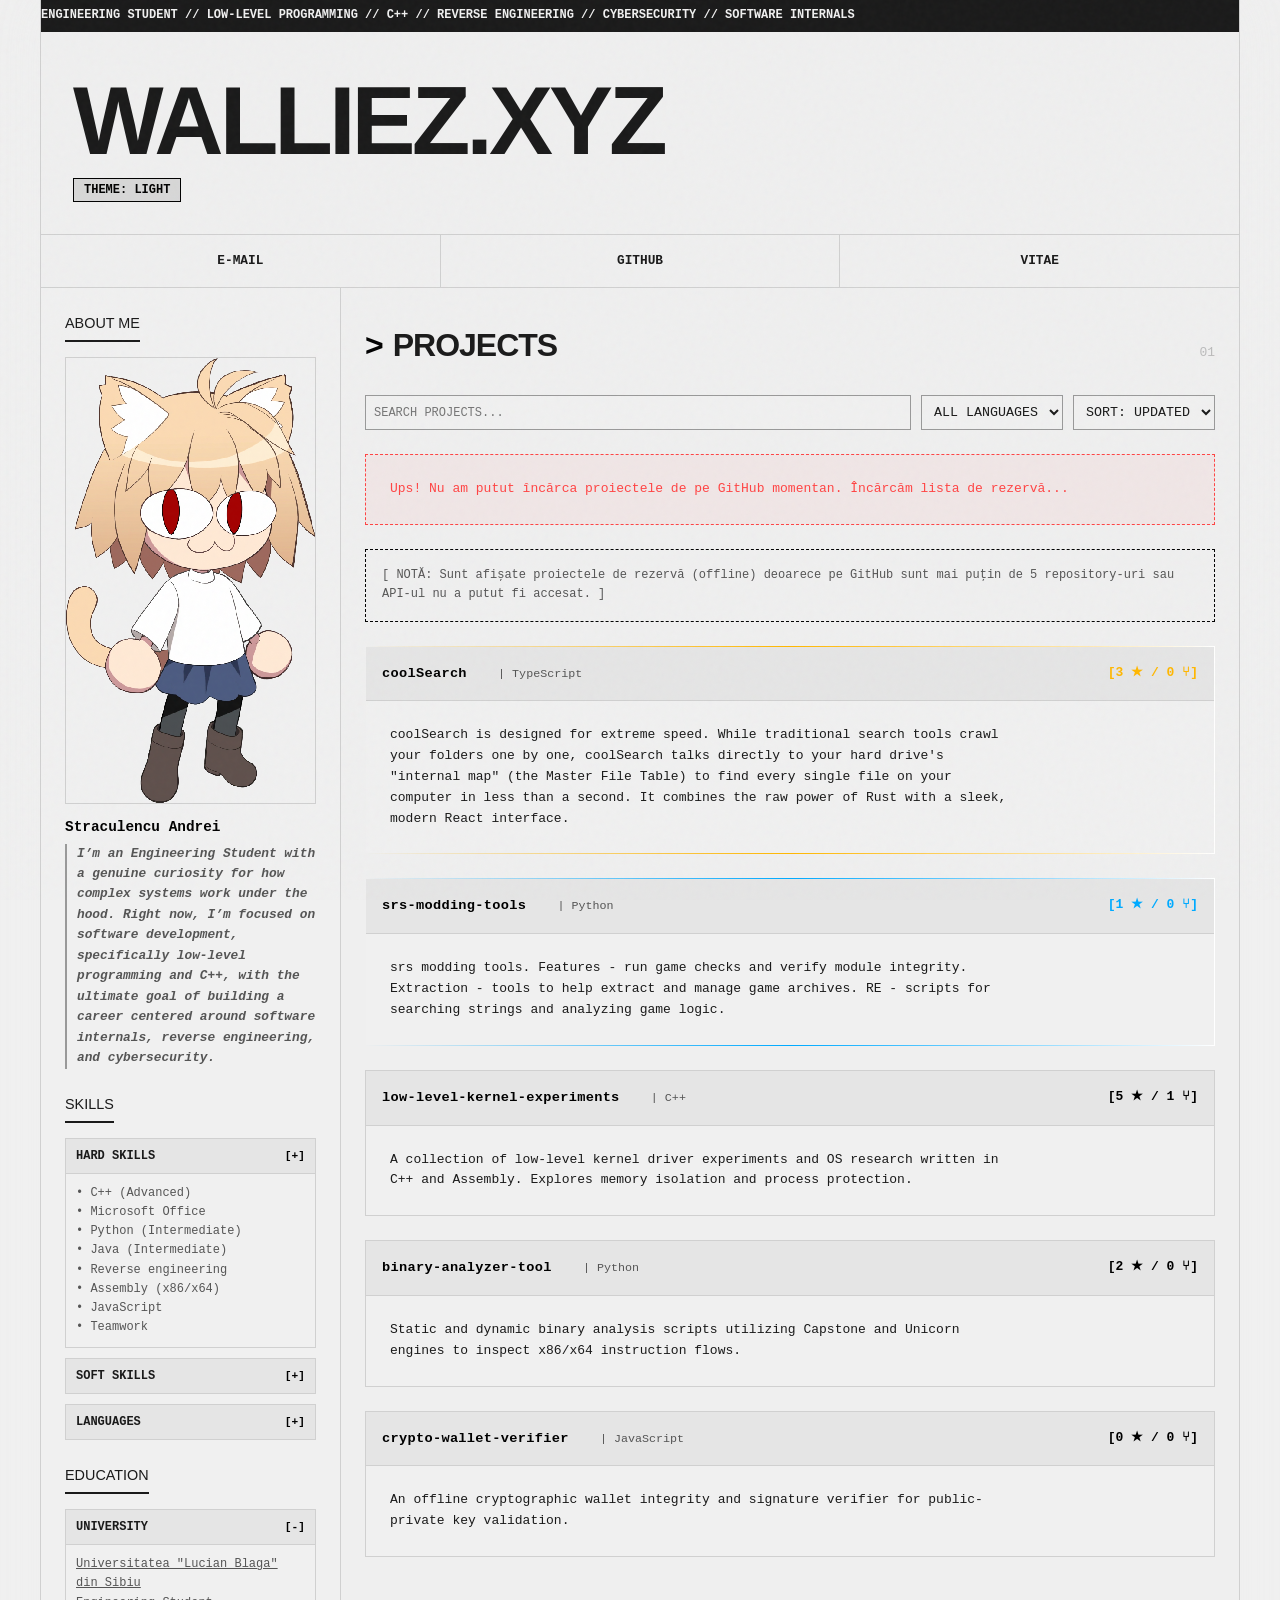
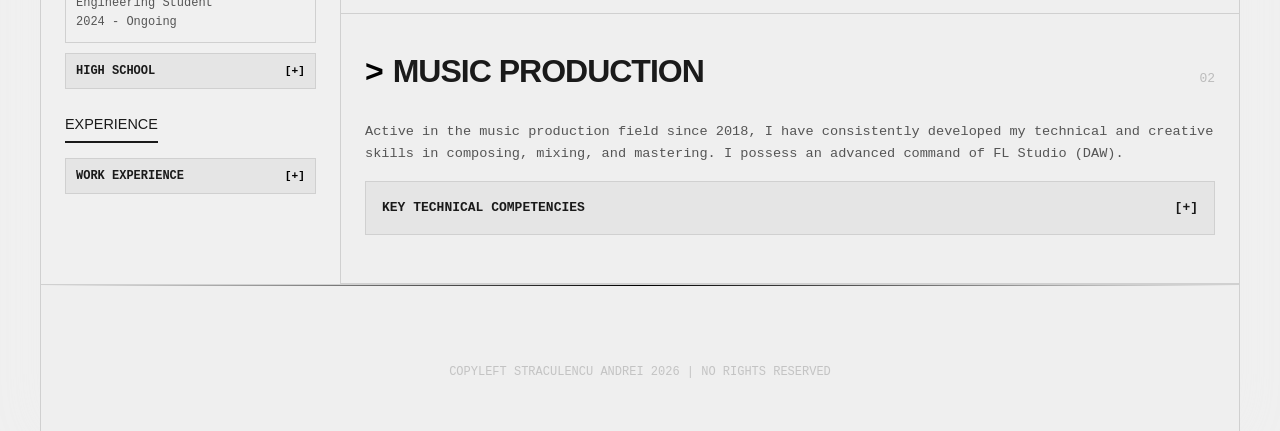
<file: index.html>
<!DOCTYPE html>
<html lang="en">

<head>
  <script>(function () { var t = localStorage.getItem('theme'); if (t) document.documentElement.setAttribute('data-theme', t); else if (window.matchMedia('(prefers-color-scheme:light)').matches) document.documentElement.setAttribute('data-theme', 'light') })()</script>
  <style>
    html {
      background: #000
    }

    [data-theme="light"] {
      background: #f0f0f0
    }
  </style>
  <link rel="stylesheet" href="./style.css">
  <meta charset="UTF-8">
  <meta name="viewport" content="width=device-width, initial-scale=1.0">
  <title>WALLIEZ.XYZ</title>
  <link rel="icon" type="image/png" href="favicon.png">
</head>

<body>
  <div class="noise"></div>
  <div class="frame">
    <div class="marquee-wrap">
      <div class="marquee-content">
        ENGINEERING STUDENT // LOW-LEVEL PROGRAMMING // C++ // REVERSE ENGINEERING // CYBERSECURITY // SOFTWARE
        INTERNALS
      </div>
    </div>

    <header class="reveal-on-scroll">
      <div>
        <h1 id="glitchText" data-text="WALLIEZ.XYZ">WALLIEZ.XYZ</h1>
        <div class="visitor-badge-wrap">
          <button id="theme-toggle" class="theme-toggle-btn" type="button" aria-label="Toggle light/dark theme">THEME:
            DARK</button>
        </div>
      </div>
    </header>

    <nav aria-label="Social and identity links" class="reveal-on-scroll">
      <a href="mailto:andrei.straculencu@yahoo.com" rel="me">E-Mail</a>
      <a href="https://github.com/straculencuandrei" target="_blank" rel="noopener noreferrer me">GitHub</a>
      <a href="#" id="vitae-tab" role="button" aria-haspopup="dialog">Vitae</a>
    </nav>

    <div class="grid-layout">
      <aside class="reveal-on-scroll">
        <div class="widget">
          <span class="widget-title">ABOUT ME</span>
          <img src="neco_arc.png" alt="Straculencu Andrei" class="profile-pic">
          <div id="link" class="verse-link">
            <strong>
              <p style="font-size: 0.9rem; color: var(--fg-bright); margin-bottom: 5px;">Straculencu Andrei</p>
              <p class="verse-text">I’m an Engineering Student with a genuine curiosity for how complex systems work
                under the hood. Right now, I’m focused on software development, specifically low-level programming and
                C++, with the ultimate goal of building a career centered around software internals, reverse
                engineering, and cybersecurity.</p>
            </strong>
          </div>
        </div>



        <div class="widget">
          <span class="widget-title">SKILLS</span>
          <div class="crypto-item">
            <button class="crypto-header" type="button">
              <span>HARD SKILLS</span>
              <span class="crypto-toggle">[+]</span>
            </button>
            <div class="crypto-content active">
              <p style="font-size: 0.75rem; color: var(--fg-muted);">• C++ (Advanced)<br>• Microsoft Office<br>• Python
                (Intermediate)<br>• Java (Intermediate)<br>• Reverse engineering<br>• Assembly (x86/x64)<br>•
                JavaScript<br>• Teamwork</p>
            </div>
          </div>
          <div class="crypto-item">
            <button class="crypto-header" type="button">
              <span>SOFT SKILLS</span>
              <span class="crypto-toggle">[+]</span>
            </button>
            <div class="crypto-content">
              <p style="font-size: 0.75rem; color: var(--fg-muted);">• Problem-solving<br>• Analytical skills</p>
            </div>
          </div>
          <div class="crypto-item">
            <button class="crypto-header" type="button">
              <span>LANGUAGES</span>
              <span class="crypto-toggle">[+]</span>
            </button>
            <div class="crypto-content">
              <p style="font-size: 0.75rem; color: var(--fg-muted);">• Romanian (Native)<br>• English (C1/B2)</p>
            </div>
          </div>
        </div>

        <div class="widget">
          <span class="widget-title">EDUCATION</span>
          <div class="crypto-item">
            <button class="crypto-header" type="button">
              <span>UNIVERSITY</span>
              <span class="crypto-toggle">[-]</span>
            </button>
            <div class="crypto-content active">
              <p style="font-size: 0.75rem; color: var(--fg-muted);"><a href="https://www.ulbsibiu.ro/ro/"
                  target="_blank" style="text-decoration: underline; color: inherit;">Universitatea "Lucian Blaga" din
                  Sibiu</a><br>Engineering Student<br>2024 - Ongoing</p>
            </div>
          </div>
          <div class="crypto-item">
            <button class="crypto-header" type="button">
              <span>HIGH SCHOOL</span>
              <span class="crypto-toggle">[+]</span>
            </button>
            <div class="crypto-content">
              <p style="font-size: 0.75rem; color: var(--fg-muted);">Colegiul Naţional "Nicolae Bălcescu"
                Brăila<br>Advanced Mathematics and Physics<br>2020 - 2024</p>
            </div>
          </div>
        </div>

        <div class="widget">
          <span class="widget-title">EXPERIENCE</span>
          <div class="crypto-item">
            <button class="crypto-header" type="button">
              <span>WORK EXPERIENCE</span>
              <span class="crypto-toggle">[+]</span>
            </button>
            <div class="crypto-content">
              <p style="font-size: 0.75rem; color: var(--fg-muted);">• <b>Freelance Sound Designer & Compositor</b><br>Self-Employed<br>2018 - Present<br><br>• <b>Software Development Intern</b><br>IT Company (Simulated)<br>2023 - 2024</p>
            </div>
          </div>
        </div>
      </aside>

      <main>
        <section id="projects" class="section-block reveal-on-scroll">
          <div class="section-head">
            <h2>PROJECTS</h2>
            <span class="section-number">01</span>
          </div>

          <div class="projects-controls" style="display: flex; gap: 10px; margin-bottom: 1.5rem; flex-wrap: wrap;">
            <input type="text" id="project-search" placeholder="SEARCH PROJECTS..." style="flex: 1; min-width: 150px; background: var(--bg); border: 1px solid var(--border-mid); color: var(--fg); padding: 8px; font-family: var(--font-mono); font-size: 0.75rem;">
            <select id="project-lang-filter" style="width: auto; min-width: 120px;">
              <option value="">ALL LANGUAGES</option>
            </select>
            <select id="project-sort" style="width: auto; min-width: 120px;">
              <option value="updated">SORT: UPDATED</option>
              <option value="stars">SORT: STARS</option>
            </select>
          </div>

          <div id="projects-loading" class="loading-blink" style="text-align: center; padding: 2rem; color: var(--fg-dim); font-family: var(--font-mono);">
            [ LOADING PROJECTS FROM GITHUB API... ]
          </div>

          <div id="projects-error" style="display: none; border: 1px dashed #ff4444; padding: 1.5rem; background: rgba(255, 68, 68, 0.05); color: #ff4444; margin-bottom: 1.5rem; font-family: var(--font-mono);">
            Ups! Nu am putut încărca proiectele de pe GitHub momentan. Încărcăm lista de rezervă...
          </div>

          <div id="projects-fallback-msg" style="display: none; border: 1px dashed var(--accent); padding: 1rem; color: var(--fg-muted); margin-bottom: 1.5rem; font-family: var(--font-mono); font-size: 0.75rem;">
            [ NOTĂ: Sunt afișate proiectele de rezervă (offline) deoarece pe GitHub sunt mai puțin de 5 repository-uri sau API-ul nu a putut fi accesat. ]
          </div>

          <div id="projects-container"></div>

          <div id="projects-pagination-container" style="text-align: center; margin-top: 1.5rem; display: none;">
            <button id="load-more-btn" class="theme-toggle-btn" type="button">LOAD MORE PROJECTS</button>
          </div>
        </section>

        <section id="music" class="section-block reveal-on-scroll">
          <div class="section-head">
            <h2>MUSIC PRODUCTION</h2>
            <span class="section-number">02</span>
          </div>
          <p style="margin-bottom: 1rem; color: var(--fg-muted); font-size: 0.85rem;">Active in the music production
            field since 2018, I have consistently developed my technical and creative skills in composing, mixing, and
            mastering. I possess an advanced command of FL Studio (DAW).</p>

          <details>
            <summary>Key Technical Competencies</summary>
            <div class="details-content">
              <p>• <b>Advanced VST Manipulation:</b> Deep understanding of signal processing, synthesis, and sound
                design using industry-standard plugins.<br>
                • <b>Mixing & Mastering:</b> Proficient in balancing frequency spectrums, dynamic range processing, and
                spatial enhancement to achieve professional-grade loudness and clarity.<br>
                • <b>Workflow Optimization:</b> Expertise in automation, MIDI routing, and creative sampling techniques
                within a digital environment.</p>
            </div>
          </details>
        </section>
      </main>
    </div>

    <footer class="reveal-on-scroll">
      <p class="footer-text">
        COPYLEFT STRACULENCU ANDREI 2026 | NO RIGHTS RESERVED
      </p>
    </footer>
  </div>
  <!-- CV Preview Modal -->
  <div id="vitae-modal" class="vitae-modal" role="dialog" aria-modal="true" aria-label="CV Preview" hidden>
    <div class="vitae-modal-overlay" id="vitae-modal-overlay"></div>
    <div class="vitae-modal-content">
      <div class="vitae-modal-header">
        <span class="vitae-modal-title">[PDF] CURRICULUM VITAE</span>
        <div class="vitae-modal-actions">
          <a href="./Straculencu_Andrei_CV.pdf" download="Straculencu_Andrei_CV.pdf" class="vitae-download-btn"
            title="Download CV">↓ DOWNLOAD</a>
          <button id="vitae-close" class="vitae-close-btn" aria-label="Close CV preview">[X] CLOSE</button>
        </div>
      </div>
      <div class="vitae-modal-body">
        <object data="./Straculencu_Andrei_CV.pdf" type="application/pdf" class="vitae-iframe"
          aria-label="Curriculum Vitae Preview">
          <embed src="./Straculencu_Andrei_CV.pdf" type="application/pdf" class="vitae-iframe" />
          <div class="vitae-pdf-fallback">
            <p>Your browser cannot preview PDFs inline.</p>
            <a href="./Straculencu_Andrei_CV.pdf" download="Straculencu_Andrei_CV.pdf" class="vitae-download-btn">↓
              DOWNLOAD CV INSTEAD</a>
          </div>
        </object>
      </div>
    </div>
  </div>
  <script src="./script.js"></script>
</body>

</html>
</file>
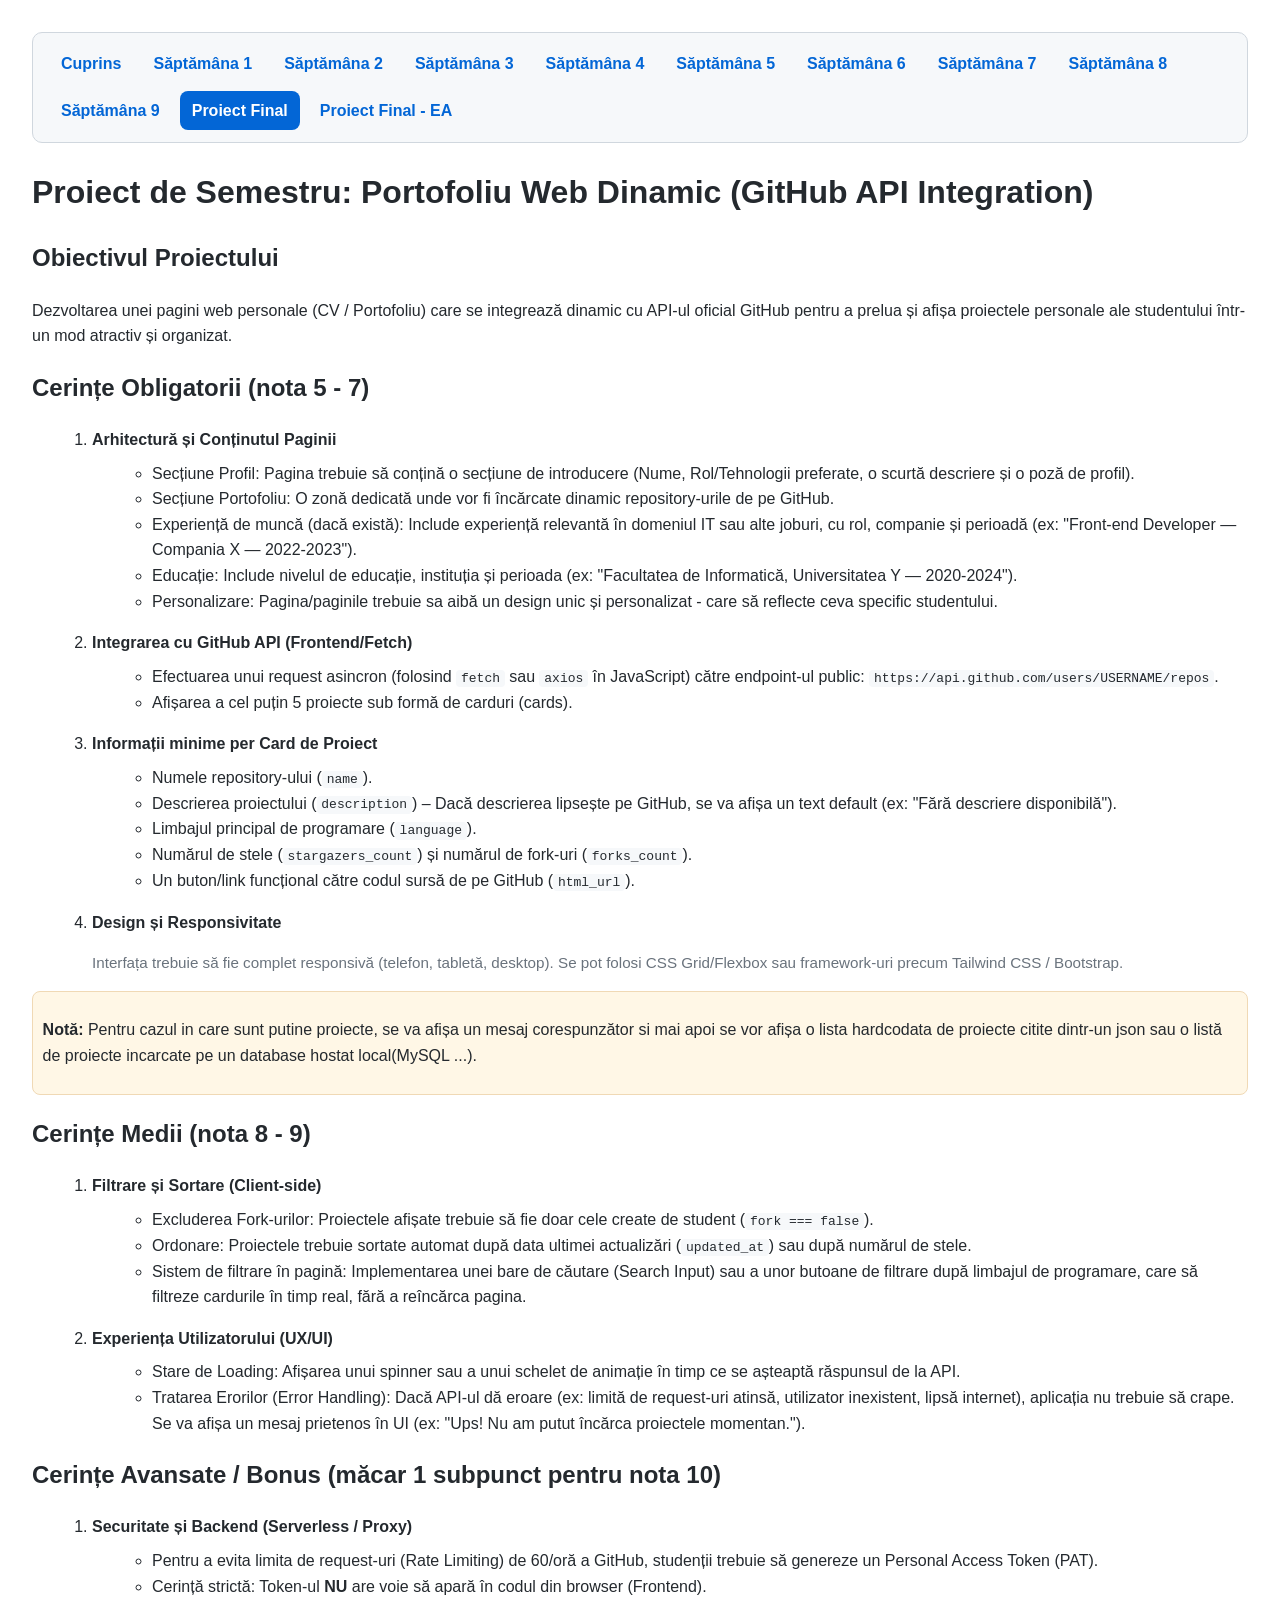
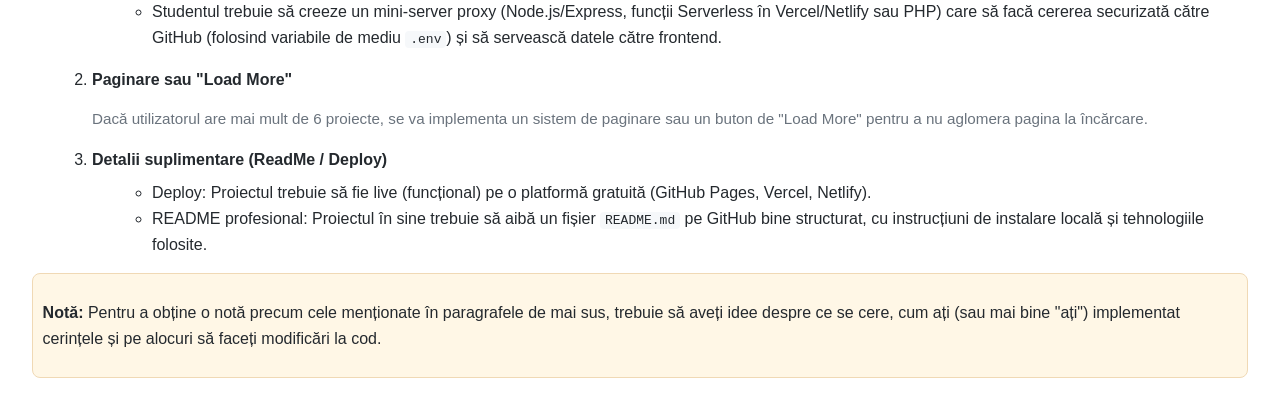
<file: Proiect de Semestru – Cerințe.html>
<!DOCTYPE html>
<!-- saved from url=(0052)https://teoflr.github.io/web-2026/final-project.html -->
<html lang="ro"><head><meta http-equiv="Content-Type" content="text/html; charset=UTF-8">
    
    <title>Proiect de Semestru – Cerințe</title>
    <style>
        body {
            font-family: "Segoe UI", Tahoma, Geneva, Verdana, sans-serif;
            margin: 2rem;
            line-height: 1.6;
            color: #24292e;
            background: #fff;
        }

        h1 {
            font-weight: 600;
            margin-top: 1.5rem;
        }

        nav {
            display: flex;
            flex-wrap: wrap;
            gap: 0.5rem;
            align-items: center;
            padding: 0.75rem 1rem;
            margin-bottom: 1.5rem;
            background: #f6f8fa;
            border: 1px solid #d0d7de;
            border-radius: 10px;
        }

        nav a {
            color: #0366d6;
            font-weight: 600;
            padding: 0.4rem 0.75rem;
            border-radius: 8px;
            text-decoration: none;
            transition: background 0.15s ease, color 0.15s ease;
        }

        nav a:hover {
            background: rgba(3, 102, 214, 0.1);
        }

        nav a.active {
            background: #0366d6;
            color: #fff;
        }

        .card {
            background: #fff;
            border: 1px solid #d0d7de;
            border-radius: 12px;
            padding: 1.25rem 1.5rem;
            box-shadow: 0 10px 18px rgba(36, 41, 46, 0.05);
            max-width: 900px;
        }

        .card h2 {
            margin-top: 1.25rem;
        }

        .muted {
            color: #6a737d;
            font-size: 0.95rem;
        }

        code.literal {
            background: #f6f8fa;
            padding: 0.08rem 0.3rem;
            border-radius: 4px;
        }

        ul {
            margin: 0.5rem 0 1rem 1.25rem;
        }

        ol {
            margin: 0.5rem 0 1rem 1.25rem;
        }

        .note {
            background: #fff7e6;
            padding: 0.6rem;
            border-radius: 8px;
            border: 1px solid #f0d9b5;
        }
    </style>
</head>

<body>
    <nav>
        <a href="https://teoflr.github.io/web-2026/index.html">Cuprins</a>
        <a href="https://teoflr.github.io/web-2026/week1.html">Săptămâna 1</a>
        <a href="https://teoflr.github.io/web-2026/week2.html">Săptămâna 2</a>
        <a href="https://teoflr.github.io/web-2026/week3.html">Săptămâna 3</a>
        <a href="https://teoflr.github.io/web-2026/week4.html">Săptămâna 4</a>
        <a href="https://teoflr.github.io/web-2026/week5.html">Săptămâna 5</a>
        <a href="https://teoflr.github.io/web-2026/week6.html">Săptămâna 6</a>
        <a href="https://teoflr.github.io/web-2026/week7.html">Săptămâna 7</a>
        <a href="https://teoflr.github.io/web-2026/week8.html">Săptămâna 8</a>
        <a href="https://teoflr.github.io/web-2026/week9.html">Săptămâna 9</a>
        <a href="https://teoflr.github.io/web-2026/final-project.html" class="active">Proiect Final</a>
        <a href="https://teoflr.github.io/web-2026/proiect-final-ea.html">Proiect Final - EA</a>
    </nav>

    <div>
        <h1>Proiect de Semestru: Portofoliu Web Dinamic (GitHub API Integration)</h1>

        <h2>Obiectivul Proiectului</h2>
        <p>Dezvoltarea unei pagini web personale (CV / Portofoliu) care se integrează dinamic cu API-ul oficial GitHub
            pentru a prelua și afișa proiectele personale ale studentului într-un mod atractiv și organizat.</p>

        <h2>Cerințe Obligatorii (nota 5 - 7)</h2>
        <ol>
            <li>
                <strong>Arhitectură și Conținutul Paginii</strong>
                <ul>
                    <li>Secțiune Profil: Pagina trebuie să conțină o secțiune de introducere (Nume, Rol/Tehnologii
                        preferate, o scurtă descriere și o poză de profil).</li>
                    <li>Secțiune Portofoliu: O zonă dedicată unde vor fi încărcate dinamic repository-urile de pe
                        GitHub.</li>
                    <li>Experiență de muncă (dacă există): Include experiență relevantă în domeniul IT sau alte joburi,
                        cu rol, companie și perioadă (ex: "Front-end Developer — Compania X — 2022‑2023").</li>
                    <li>Educație: Include nivelul de educație, instituția și perioada (ex: "Facultatea de Informatică,
                        Universitatea Y — 2020‑2024").</li>
                    <li>Personalizare: Pagina/paginile trebuie sa aibă un design unic și personalizat - care să reflecte
                        ceva specific studentului.</li>
                </ul>
            </li>

            <li>
                <strong>Integrarea cu GitHub API (Frontend/Fetch)</strong>
                <ul>
                    <li>Efectuarea unui request asincron (folosind <code class="literal">fetch</code> sau <code class="literal">axios</code> în JavaScript) către endpoint-ul public: <code class="literal">https://api.github.com/users/USERNAME/repos</code>.</li>
                    <li>Afișarea a cel puțin 5 proiecte sub formă de carduri (cards).</li>
                </ul>
            </li>

            <li>
                <strong>Informații minime per Card de Proiect</strong>
                <ul>
                    <li>Numele repository-ului (<code class="literal">name</code>).</li>
                    <li>Descrierea proiectului (<code class="literal">description</code>) – Dacă descrierea lipsește pe
                        GitHub, se va afișa un text default (ex: "Fără descriere disponibilă").</li>
                    <li>Limbajul principal de programare (<code class="literal">language</code>).</li>
                    <li>Numărul de stele (<code class="literal">stargazers_count</code>) și numărul de fork-uri (<code class="literal">forks_count</code>).</li>
                    <li>Un buton/link funcțional către codul sursă de pe GitHub (<code class="literal">html_url</code>).
                    </li>
                </ul>
            </li>

            <li>
                <strong>Design și Responsivitate</strong>
                <p class="muted">Interfața trebuie să fie complet responsivă (telefon, tabletă, desktop). Se pot folosi
                    CSS Grid/Flexbox sau framework-uri precum Tailwind CSS / Bootstrap.</p>
            </li>
        </ol>
        <div class="note">
            <p><strong>Notă:</strong> Pentru cazul in care sunt putine proiecte, se va afișa un mesaj corespunzător si mai apoi se vor afișa o lista hardcodata de proiecte citite dintr-un json sau o listă de proiecte incarcate pe un database hostat local(MySQL ...).</p>
        </div>
        <h2>Cerințe Medii (nota 8 - 9)</h2>
        <ol>
            <li>
                <strong>Filtrare și Sortare (Client-side)</strong>
                <ul>
                    <li>Excluderea Fork-urilor: Proiectele afișate trebuie să fie doar cele create de student (<code class="literal">fork === false</code>).</li>
                    <li>Ordonare: Proiectele trebuie sortate automat după data ultimei actualizări (<code class="literal">updated_at</code>) sau după numărul de stele.</li>
                    <li>Sistem de filtrare în pagină: Implementarea unei bare de căutare (Search Input) sau a unor
                        butoane de filtrare după limbajul de programare, care să filtreze cardurile în timp real, fără a
                        reîncărca pagina.</li>
                </ul>
            </li>

            <li>
                <strong>Experiența Utilizatorului (UX/UI)</strong>
                <ul>
                    <li>Stare de Loading: Afișarea unui spinner sau a unui schelet de animație în timp ce se așteaptă
                        răspunsul de la API.</li>
                    <li>Tratarea Erorilor (Error Handling): Dacă API-ul dă eroare (ex: limită de request-uri atinsă,
                        utilizator inexistent, lipsă internet), aplicația nu trebuie să crape. Se va afișa un mesaj
                        prietenos în UI (ex: "Ups! Nu am putut încărca proiectele momentan.").</li>
                </ul>
            </li>
        </ol>

        <h2>Cerințe Avansate / Bonus (măcar 1 subpunct pentru nota 10)</h2>
        <ol>
            <li>
                <strong>Securitate și Backend (Serverless / Proxy)</strong>
                <ul>
                    <li>Pentru a evita limita de request-uri (Rate Limiting) de 60/oră a GitHub, studenții trebuie să
                        genereze un Personal Access Token (PAT).</li>
                    <li>Cerință strictă: Token-ul <strong>NU</strong> are voie să apară în codul din browser (Frontend).
                    </li>
                    <li>Studentul trebuie să creeze un mini-server proxy (Node.js/Express, funcții Serverless în
                        Vercel/Netlify sau PHP) care să facă cererea securizată către GitHub (folosind variabile de
                        mediu <code class="literal">.env</code>) și să servească datele către frontend.</li>
                </ul>
            </li>

            <li>
                <strong>Paginare sau "Load More"</strong>
                <p class="muted">Dacă utilizatorul are mai mult de 6 proiecte, se va implementa un sistem de paginare
                    sau un buton de "Load More" pentru a nu aglomera pagina la încărcare.</p>
            </li>

            <li>
                <strong>Detalii suplimentare (ReadMe / Deploy)</strong>
                <ul>
                    <li>Deploy: Proiectul trebuie să fie live (funcțional) pe o platformă gratuită (GitHub Pages,
                        Vercel, Netlify).</li>
                    <li>README profesional: Proiectul în sine trebuie să aibă un fișier <code class="literal">README.md</code> pe GitHub bine structurat, cu instrucțiuni de instalare
                        locală și tehnologiile folosite.</li>
                </ul>
            </li>
        </ol>
    </div>
    <div class="note">
        <p><strong>Notă:</strong> Pentru a obține o notă precum cele menționate în paragrafele de mai sus, trebuie să
            aveți idee despre ce se cere, cum ați (sau mai bine "ați") implementat cerințele și pe alocuri să faceți
            modificări la cod.</p>
    </div>


</body></html>
</file>
<file: style.css>
@import url('https://fonts.coollabs.io/css2?family=IBM+Plex+Mono:wght@400;700&display=swap');

* {
    margin: 0;
    padding: 0;
    box-sizing: border-box;
    cursor: crosshair;
}

:root {
    --bg: #000000;
    --bg-hover: #0a0a0a;
    --bg-subtle: #0f0f0f;
    --fg: #e0e0e0;
    --fg-bright: #ffffff;
    --fg-muted: #bbbbbb;
    --fg-dim: #666666;
    --border: #1a1a1a;
    --border-light: #2a2a2a;
    --border-mid: #444444;
    --grid-dim: #050505;
    --frame-bg: rgba(0, 0, 0, 0.8);
    --font-mono: 'IBM Plex Mono', 'Courier New', Courier, monospace;
    --font-sans: 'Arial Black', 'Helvetica Neue', sans-serif;
    --accent: #ffffff;
    --accent-dim: rgba(255, 255, 255, 0.1);
    --glitch-color-1: #00f2ffff;
    --glitch-color-2: #ff00c3;
}

[data-theme="light"] {
    --bg: #f0f0f0;
    --bg-hover: #e0e0e0;
    --bg-subtle: #e8e8e8;
    --fg: #1a1a1a;
    --fg-bright: #000000;
    --fg-muted: #555555;
    --fg-dim: #999999;
    --border: #d0d0d0;
    --border-light: #bbbbbb;
    --border-mid: #999999;
    --grid-dim: #e5e5e5;
    --frame-bg: rgba(240, 240, 240, 0.9);
    --accent: #000000;
    --accent-dim: rgba(0, 0, 0, 0.1);
    --glitch-color-1: #0066ff;
    --glitch-color-2: #cc0066;
}

@media (prefers-color-scheme: light) {
    :root:not([data-theme="dark"]) {
        --bg: #f0f0f0;
        --bg-hover: #e0e0e0;
        --bg-subtle: #e8e8e8;
        --fg: #1a1a1a;
        --fg-bright: #000000;
        --fg-muted: #555555;
        --fg-dim: #999999;
        --border: #d0d0d0;
        --border-light: #bbbbbb;
        --border-mid: #999999;
        --grid-dim: #e5e5e5;
        --frame-bg: rgba(240, 240, 240, 0.9);
        --accent: #000000;
        --accent-dim: rgba(0, 0, 0, 0.1);
        --glitch-color-1: #0066ff;
        --glitch-color-2: #cc0066;
    }
}

html {
    scroll-behavior: smooth;
}

body {
    background-color: var(--bg);
    color: var(--fg);
    font-family: var(--font-mono);
    overflow-x: hidden;
    font-size: 13px;
    line-height: 1.6;
    -webkit-font-smoothing: none;
    min-height: 100vh;
}

::selection {
    background: var(--accent);
    color: var(--bg);
    text-shadow: none;
}

a {
    color: inherit;
    text-decoration: none;
    transition: all 0.2s ease;
    position: relative;
    display: inline-block;
}

.noise {
    position: fixed;
    top: 0;
    left: 0;
    width: 100%;
    height: 100%;
    pointer-events: none;
    z-index: 998;
    opacity: 0.03;
    background: url('data:image/svg+xml;utf8,%3Csvg viewBox="0 0 200 200" xmlns="http://www.w3.org/2000/svg"%3E%3Cfilter id="noiseFilter"%3E%3CfeTurbulence type="fractalNoise" baseFrequency="0.8" numOctaves="3" stitchTiles="stitch"/%3E%3C/filter%3E%3Crect width="100%25" height="100%25" filter="url(%23noiseFilter)"/%3E%3C/svg%3E');
}

.reveal-on-scroll {
    opacity: 0;
    transform: translateY(20px);
    transition: opacity 0.6s cubic-bezier(0.165, 0.84, 0.44, 1), transform 0.6s cubic-bezier(0.165, 0.84, 0.44, 1);
}

.reveal-on-scroll.is-visible {
    opacity: 1;
    transform: translateY(0);
}

.highlightable {
    background: var(--bg-subtle);
    padding: 4px 8px;
    border: 1px dashed var(--border-mid);
    color: var(--accent);
    font-weight: bold;
    cursor: copy;
    position: relative;
    transition: all 0.2s;
    display: inline-block;
}

.highlightable:hover {
    background: var(--accent-dim);
    border-color: var(--accent);
    box-shadow: 0 0 10px var(--accent-dim);
}

.highlightable:active {
    transform: scale(0.98);
}

.copy-feedback {
    position: absolute;
    top: -25px;
    left: 50%;
    transform: translateX(-50%);
    background: var(--accent);
    color: var(--bg);
    font-size: 0.7rem;
    padding: 2px 6px;
    opacity: 0;
    pointer-events: none;
    transition: opacity 0.2s;
    font-weight: bold;
    white-space: nowrap;
}

.highlightable.copied .copy-feedback {
    opacity: 1;
}

.frame {
    max-width: 1200px;
    margin: 0 auto;
    border-left: 1px solid var(--border);
    border-right: 1px solid var(--border);
    min-height: 100vh;
    display: flex;
    flex-direction: column;
    position: relative;
    z-index: 1;
    background: var(--frame-bg);
    box-shadow: 0 0 50px var(--frame-bg);
}

.marquee-wrap {
    border-bottom: 1px solid var(--fg);
    background: var(--fg);
    color: var(--bg);
    overflow: hidden;
    white-space: nowrap;
    padding: 6px 0;
    font-weight: bold;
    font-size: 0.75rem;
    text-transform: uppercase;
    user-select: none;
    cursor: pointer;
}

.marquee-content {
    display: inline-block;
    animation: marquee 30s linear infinite;
}

.marquee-wrap:hover .marquee-content {
    animation-play-state: paused;
}

@keyframes marquee {
    0% {
        transform: translateX(0);
    }

    100% {
        transform: translateX(-50%);
    }
}

header {
    padding: 3rem 2rem 2rem;
    border-bottom: 1px solid var(--border);
    display: grid;
    grid-template-columns: 1fr auto;
    align-items: flex-end;
    gap: 1rem;
}

h1 {
    font-family: var(--font-sans);
    font-size: clamp(2rem, 8vw, 6rem);
    text-transform: uppercase;
    letter-spacing: -4px;
    line-height: 0.85;
    margin-bottom: 1rem;
    position: relative;
}



nav {
    border-bottom: 1px solid var(--border);
    display: flex;
    flex-wrap: wrap;
}

nav a {
    flex: 1;
    text-align: center;
    padding: 1rem;
    border-right: 1px solid var(--border);
    text-transform: uppercase;
    font-weight: bold;
    font-size: 0.8rem;
    min-width: 100px;
    overflow: hidden;
}

nav a:last-child {
    border-right: none;
}

nav a::before {
    content: '';
    position: absolute;
    top: 0;
    left: 0;
    width: 100%;
    height: 100%;
    background: var(--fg);
    transform: translateY(100%);
    transition: transform 0.2s cubic-bezier(0.4, 0, 0.2, 1);
    z-index: -1;
}

nav a:hover {
    color: var(--bg);
}

nav a:hover::before {
    transform: translateY(0);
}

.grid-layout {
    display: grid;
    grid-template-columns: 300px 1fr;
}


aside {
    border-right: 1px solid var(--border);
    padding: 1.5rem;
    background: var(--bg);
}

.widget {
    margin-bottom: 1.5rem;
}

.profile-pic {
    width: 100%;
    max-width: 100%;
    height: auto;
    border: 1px solid var(--border);
    margin-bottom: 12px;
    image-rendering: pixelated;
    display: block;
}

.widget-title {
    font-family: var(--font-sans);
    font-size: 0.9rem;
    border-bottom: 2px solid var(--fg);
    padding-bottom: 5px;
    margin-bottom: 15px;
    display: inline-block;
}

.server-item {
    margin-bottom: 5px;
    border: 1px solid var(--border);
    padding: 5px 7px;
    font-size: 0.68rem;
    font-family: var(--font-mono);
}

.server-item:last-child {
    margin-bottom: 0;
}

.server-row1 {
    display: flex;
    align-items: center;
    gap: 5px;
    margin-bottom: 3px;
}

.server-row2 {
    display: flex;
    gap: 7px;
    color: var(--fg-dim);
}

.server-row2 b {
    color: var(--fg);
}

.server-dot {
    width: 6px;
    height: 6px;
    border-radius: 50%;
    display: inline-block;
    flex-shrink: 0;
}

.server-dot.up {
    background: #4caf50;
}

.server-dot.down {
    background: #f44336;
}

.server-name {
    font-weight: bold;
    flex: 1;
}

.server-up {
    color: var(--fg-dim);
    margin-left: auto;
}

.webring-sidebar a {
    margin-right: 5px;
}

.webring-sidebar a:hover {
    background-color: var(--fg);
    color: var(--bg);
    box-shadow: 4px 4px 0 var(--accent);
}

.crypto-item {
    background: var(--bg);
    border: 1px solid var(--border);
    margin-bottom: 10px;
    transition: border-color 0.2s;
}

.crypto-item:hover {
    border-color: var(--border-light);
}

.crypto-header {
    padding: 10px;
    cursor: pointer;
    display: flex;
    justify-content: space-between;
    align-items: center;
    font-weight: bold;
    font-size: 0.75rem;
    background: var(--grid-dim);
    border: none;
    color: var(--fg);
    width: 100%;
    font-family: var(--font-mono);
    appearance: none;
}

.crypto-header:hover {
    background: var(--bg-hover);
}

.crypto-toggle {
    color: var(--accent);
    font-size: 0.7rem;
}

.crypto-content {
    display: none;
    padding: 10px;
    border-top: 1px solid var(--border);
}

.crypto-content.active {
    display: block;
    animation: slideDown 0.2s ease-out;
}

.crypto-actions {
    display: flex;
    gap: 5px;
    margin-top: 8px;
}

.crypto-btn {
    flex: 1;
    padding: 6px;
    background: var(--bg-hover);
    border: 1px solid var(--border);
    color: var(--accent);
    font-size: 0.65rem;
    cursor: pointer;
    font-family: var(--font-mono);
    transition: all 0.2s;
    text-align: center;
}

.crypto-btn:hover {
    background: var(--accent-dim);
    border-color: var(--accent);
}

.crypto-address-display {
    font-size: 0.65rem;
    word-break: break-all;
    padding: 6px;
    background: var(--bg);
    border: 1px solid var(--border);
    color: var(--fg-muted);
    line-height: 1.4;
}

.qr-container {
    margin-top: 10px;
    text-align: center;
    display: none;
    width: 100%;
    min-width: 0;
}

.qr-container.active {
    display: flex;
    flex-direction: column;
    align-items: center;
}

.qr-container canvas,
.qr-container img {
    max-width: 100%;
    width: 100%;
    height: auto !important;
    border: 2px solid var(--border);
}

/* CV Download Box Widget */
.cv-download-box {
    border: 1px dashed var(--border-mid);
    padding: 8px 10px;
    background: var(--bg-subtle);
    transition: all 0.3s ease;
}

.cv-download-box:hover {
    border-style: solid;
    border-color: var(--accent);
    box-shadow: 0 0 10px var(--accent-dim);
}

.cv-download-btn {
    display: flex;
    align-items: center;
    justify-content: space-between;
    width: 100%;
    color: var(--fg);
    font-weight: bold;
    font-size: 0.75rem;
    font-family: var(--font-mono);
    text-decoration: none;
    transition: color 0.2s ease;
}

.cv-download-btn:hover {
    color: var(--accent);
}

.cv-icon {
    color: var(--accent);
}

.cv-arrow {
    display: inline-block;
    animation: bounceVertical 1.5s infinite;
}

@keyframes bounceVertical {

    0%,
    100% {
        transform: translateY(0);
    }

    50% {
        transform: translateY(3px);
    }
}

main {
    padding: 0;
}

.section-block {
    padding: 2rem 1.5rem;
    border-bottom: 1px solid var(--border);
}

.section-head {
    display: flex;
    justify-content: space-between;
    align-items: baseline;
    margin-bottom: 1.5rem;
}

h2 {
    font-family: var(--font-sans);
    font-size: 2rem;
    text-transform: uppercase;
    letter-spacing: -1px;
    display: flex;
    align-items: center;
    gap: 10px;
}

h2::before {
    content: '>' / '';
    color: var(--accent);
    animation: blink 1s infinite;
}

@keyframes blink {
    50% {
        opacity: 0;
    }
}

.project-card {
    display: block;
    border: 1px solid var(--border);
    margin-bottom: 1.5rem;
    position: relative;
    background: var(--bg);
    transition: transform 0.3s ease, border-color 0.3s ease, background 0.3s ease, box-shadow 0.3s ease;
    overflow: hidden;
}

.project-card::before {
    content: '';
    position: absolute;
    top: 0;
    left: 0;
    width: 4px;
    height: 0;
    background: var(--card-accent, var(--accent));
    transition: height 0.3s ease;
    z-index: 10;
}

.project-card:hover::before {
    height: 100%;
}

.project-card:hover {
    background: var(--bg) !important;
    border-color: var(--card-accent, var(--fg));
    transform: translateX(5px);
    box-shadow: -5px 5px 0 var(--card-accent-dim, var(--accent-dim));
}

.card-header {
    padding: 1rem;
    border-bottom: 1px solid var(--border);
    display: flex;
    justify-content: space-between;
    font-weight: bold;
    background: var(--grid-dim);
    transition: background 0.3s;
}

.project-card:hover .card-header {
    background: var(--bg-hover);
    color: var(--card-accent, var(--accent));
}

/* Custom Project Outlines with Scanline Shine */
.project-card.cool-search {
    --card-accent: #ffb700;
    --card-accent-dim: rgba(255, 183, 0, 0.15);
    --card-accent-bright: #ffffff;
    border: 1px solid transparent;
    background: linear-gradient(var(--bg), var(--bg)) padding-box,
        linear-gradient(90deg, transparent, #ffb700, #ffffff, #ffb700, transparent) border-box;
    background-size: 100% 100%, 200% 100%;
    background-position: 0% 0%, 0% 0%;
    animation: borderShine 4s linear infinite;
}

.project-card.srs-modding {
    --card-accent: #00aaff;
    --card-accent-dim: rgba(0, 170, 255, 0.15);
    --card-accent-bright: #ffffff;
    border: 1px solid transparent;
    background: linear-gradient(var(--bg), var(--bg)) padding-box,
        linear-gradient(90deg, transparent, #00aaff, #ffffff, #00aaff, transparent) border-box;
    background-size: 100% 100%, 200% 100%;
    background-position: 0% 0%, 0% 0%;
    animation: borderShine 4s linear infinite;
}

@keyframes borderShine {
    0% {
        background-position: 0% 0%, 0% 0%;
    }

    100% {
        background-position: 0% 0%, -200% 0%;
    }
}

.project-title {
    font-weight: 700;
    color: var(--fg-bright);
    font-size: 1.05em;
    letter-spacing: 0.3px;
    transition: color 0.3s ease;
}

.project-card:hover .project-title {
    color: var(--card-accent, var(--accent));
}

.project-lang {
    font-weight: 400;
    color: var(--fg-muted);
    font-size: 0.9em;
    transition: color 0.3s ease;
}

.project-card:hover .project-lang {
    color: var(--fg-bright);
}

.card-body {
    padding: 1.5rem;
    display: grid;
    grid-template-columns: 1fr 150px;
    gap: 2rem;
}

details {
    margin-bottom: 1rem;
    border: 1px solid var(--border);
    background: var(--bg);
    overflow: hidden;
    transition: border-color 0.3s;
}

details:hover {
    border-color: var(--border-light);
}

summary {
    padding: 1rem;
    cursor: pointer;
    font-weight: bold;
    text-transform: uppercase;
    list-style: none;
    position: relative;
    transition: background 0.2s;
    background: var(--grid-dim);
}

summary:hover {
    background: var(--bg-hover);
    color: var(--accent);
}

summary::after {
    content: '[+]';
    position: absolute;
    right: 1rem;
    font-family: var(--font-mono);
}

details[open] summary::after {
    content: '[-]';
    color: var(--accent);
}

details[open] summary {
    border-bottom: 1px solid var(--border);
    background: var(--bg-hover);
}

details[open] .details-content {
    animation: slideDown 0.3s ease-out forwards;
}

@keyframes slideDown {
    from {
        opacity: 0;
        transform: translateY(-10px);
    }

    to {
        opacity: 1;
        transform: translateY(0);
    }
}

.details-content {
    padding: 1.5rem;
    font-size: 0.9rem;
    color: var(--fg-muted);
}

.details-content a {
    text-decoration: underline;
    text-underline-offset: 4px;
    color: var(--fg-bright);
}

.details-content a:hover {
    color: var(--accent);
    text-decoration-style: wavy;
}

ul.resource-list {
    list-style: none;
    padding-left: 0;
}

ul.resource-list li {
    margin-bottom: 10px;
    padding-left: 20px;
    position: relative;
    transition: transform 0.2s;
}

ul.resource-list li::before {
    content: '□';
    position: absolute;
    left: 0;
    color: var(--border-light);
    font-size: 0.8em;
    top: 2px;
}

ul.resource-list li:hover::before {
    content: '■';
    color: var(--accent);
}

ul.resource-list li:hover {
    transform: translateX(5px);
    color: var(--fg-bright);
}

ul.resource-list a {
    font-weight: bold;
    border-bottom: 1px solid transparent;
}

ul.resource-list a:hover {
    border-bottom-color: var(--accent);
}

.badge-grid {
    display: flex;
    flex-wrap: wrap;
    gap: 10px;
    margin-top: 20px;
    justify-content: center;
}

.badge-grid a {
    display: block;
    transition: transform 0.3s cubic-bezier(0.175, 0.885, 0.32, 1.275);
}

.badge-grid img {
    opacity: 0.7;
    display: block;
    border: 1px solid transparent;
    image-rendering: pixelated;
}

.badge-grid a:hover {
    transform: translateY(-5px) scale(1.05);
    z-index: 10;
}

.badge-grid a:hover img {
    opacity: 1;
    border-color: var(--accent);
    box-shadow: 0 5px 15px var(--accent-dim);
}

footer {
    padding: 3rem 2rem;
    text-align: center;
    border-top: 1px solid var(--border);
    font-size: 0.75rem;
    color: var(--fg-dim);
    position: relative;
    overflow: hidden;
}

footer::before {
    content: '';
    position: absolute;
    top: 0;
    left: 0;
    width: 100%;
    height: 1px;
    background: linear-gradient(90deg, transparent, var(--accent), transparent);
    animation: scanLineFooter 4s linear infinite;
}

@keyframes scanLineFooter {
    0% {
        transform: translateX(-100%);
    }

    100% {
        transform: translateX(100%);
    }
}

select {
    background: var(--bg);
    color: var(--fg);
    border: 1px solid var(--border-mid);
    padding: 8px;
    font-family: inherit;
    width: 100%;
    cursor: pointer;
    transition: box-shadow 0.2s;
}

select:focus {
    outline: none;
    border-color: var(--accent);
    box-shadow: 0 0 10px var(--accent-dim);
}

/* Now Playing Widget */
#now-playing {
    display: flex;
    flex-direction: column;
    gap: 2px;
}

.player-art-container {
    position: relative;
    width: 100%;
    max-width: 300px;
    margin-bottom: 8px;
    overflow: visible;
}

.player-art {
    display: block;
    width: 100%;
    object-fit: cover;
    transition: opacity 0.6s ease;
}

.player-art-old {
    position: absolute;
    top: 0;
    left: 0;
    width: 100%;
    height: 100%;
    object-fit: cover;
    pointer-events: none;
    transition: opacity 0.6s ease;
}

.player-track,
.player-artist,
.player-album,
.player-time {
    display: block;
    opacity: 0;
    transform: translateX(-10px);
    transition: opacity 0.35s ease, transform 0.35s ease, color 0.3s ease;
}

.player-track {
    font-weight: bold;
    font-size: 0.9rem;
    color: var(--fg-bright);
}

.player-artist {
    font-size: 0.8rem;
}

.player-album {
    font-size: 0.75rem;
    color: var(--fg-dim);
}

.player-time {
    font-size: 0.75rem;
    color: var(--fg-dim);
}

.player-track.fade-in,
.player-artist.fade-in,
.player-album.fade-in,
.player-time.fade-in {
    opacity: 1;
    transform: translateX(0);
}

.player-track.fade-out,
.player-artist.fade-out,
.player-album.fade-out,
.player-time.fade-out {
    opacity: 0;
    transform: translateX(10px);
}

.player-bottom {
    display: flex;
    align-items: center;
    gap: 0.5rem;
    margin-top: 2px;
}

.play-btn {
    cursor: pointer;
    display: none;
    opacity: 0;
    font-family: var(--font-mono);
    font-size: 0.7rem;
    background: none;
    border: none;
    color: var(--fg-dim);
    padding: 0;
    transition: opacity 0.4s cubic-bezier(0.4, 0, 0.2, 1) 0.2s,
        color 0.2s ease;
}

.play-btn.visible {
    display: inline-block;
    opacity: 1;
}

.play-btn:hover {
    color: var(--accent);
}

.skeleton .player-track {
    width: 80%;
    height: 1em;
    margin-bottom: 6px;
}

.skeleton .player-artist {
    width: 60%;
    height: 0.9em;
    margin-bottom: 6px;
}

.skeleton .player-album {
    width: 40%;
    height: 0.8em;
}

.skeleton .play-btn {
    display: none !important;
}

@keyframes shimmer {
    0% {
        background-position: 200% 0;
    }

    100% {
        background-position: -200% 0;
    }
}

/* Smooth metadata crossfade */
@keyframes fadeOut {
    from {
        opacity: 1;
        transform: translateX(0);
    }

    to {
        opacity: 0;
        transform: translateX(10px);
    }
}

@keyframes fadeIn {
    from {
        opacity: 0;
        transform: translateX(-10px);
    }

    to {
        opacity: 1;
        transform: translateX(0);
    }
}

.chatbox-container {
    margin-top: 10px;
}

.chat-messages {
    max-height: 180px;
    overflow-y: auto;
    border: 1px solid var(--border);
    background: var(--bg);
    padding: 8px;
    margin-bottom: 8px;
    font-size: 0.7rem;
}

.chat-messages::-webkit-scrollbar {
    width: 4px;
}

.chat-messages::-webkit-scrollbar-track {
    background: var(--bg);
}

.chat-messages::-webkit-scrollbar-thumb {
    background: var(--border-light);
    border-radius: 0;
}

.chat-messages::-webkit-scrollbar-thumb:hover {
    background: var(--accent);
}

.chat-message {
    margin-bottom: 8px;
    padding-bottom: 8px;
    border-bottom: 1px solid var(--border);
    animation: slideDown 0.3s ease-out;
}

.chat-message:last-child {
    border-bottom: none;
    margin-bottom: 0;
    padding-bottom: 0;
}

.chat-header {
    display: flex;
    align-items: center;
    gap: 6px;
    margin-bottom: 4px;
}

.chat-avatar {
    width: 16px;
    height: 16px;
    border: 1px solid var(--border);
    image-rendering: pixelated;
    flex-shrink: 0;
}

.chat-name {
    font-weight: bold;
    color: var(--accent);
    font-size: 0.65rem;
}

.chat-time {
    font-size: 0.6rem;
    color: var(--fg-dim);
    margin-left: auto;
    flex-shrink: 0;
}

.chat-text {
    color: var(--fg-muted);
    line-height: 1.3;
    word-wrap: break-word;
    font-size: 0.65rem;
}

.chat-contact {
    margin-top: 3px;
    font-size: 0.6rem;
}

.chat-contact a {
    color: var(--fg-dim);
    text-decoration: underline;
    text-underline-offset: 2px;
}

.chat-contact a:hover {
    color: var(--accent);
}

.chat-form {
    display: flex;
    flex-direction: column;
    gap: 6px;
}

.chat-form input,
.chat-form textarea {
    background: var(--bg);
    border: 1px solid var(--border);
    color: var(--fg);
    padding: 6px;
    font-family: var(--font-mono);
    font-size: 0.65rem;
    transition: border-color 0.2s;
}

.chat-form input:focus,
.chat-form textarea:focus {
    outline: none;
    border-color: var(--accent);
    box-shadow: 0 0 10px var(--accent-dim);
}

.chat-form textarea {
    resize: vertical;
    min-height: 40px;
    max-height: 100px;
    line-height: 1.3;
}

.chat-form button {
    width: 100%;
    padding: 6px;
    font-size: 0.65rem;
}

.chat-loading {
    text-align: center;
    color: var(--fg-dim);
    padding: 15px;
    font-size: 0.65rem;
}

.chat-error {
    color: #ff4444;
    padding: 8px;
    border: 1px solid #ff4444;
    background: rgba(255, 68, 68, 0.1);
    font-size: 0.65rem;
    margin-bottom: 8px;
}

.chat-empty {
    text-align: center;
    color: var(--fg-dim);
    padding: 15px;
    font-size: 0.65rem;
    font-style: italic;
}

/* Focus indicators */
:focus-visible {
    outline: 2px solid var(--accent);
    outline-offset: 2px;
}

select:focus-visible {
    outline: 2px solid var(--accent);
    outline-offset: 0;
}

/* Utility classes */
.visitor-badge-wrap {
    display: flex;
    gap: 10px;
    flex-wrap: wrap;
    align-items: center;
}

.visitor-badge {
    border: 1px solid var(--accent);
    padding: 4px 10px;
    font-size: 0.75rem;
    font-weight: bold;
    background: var(--accent-dim);
}

.loading-blink {
    animation: blink 0.5s infinite alternate;
}

.verse-link {
    display: block;
    margin-top: 10px;
}

.verse-text {
    font-size: 0.8rem;
    font-style: italic;
    margin-bottom: 5px;
    color: var(--fg-muted);
    border-left: 2px solid var(--border-mid);
    padding-left: 10px;
}

.verse-ref {
    font-size: 0.7rem;
    text-align: right;
    font-weight: bold;
    color: var(--accent);
}

.section-number {
    color: var(--border-light);
}

.project-status {
    color: var(--card-accent, var(--accent));
}

.dropdown-label {
    color: var(--fg-dim);
    font-size: 0.8rem;
}

.footer-text {
    margin-top: 30px;
    font-family: var(--font-mono);
    opacity: 0.5;
}

.theme-toggle-btn {
    cursor: pointer;
    font-family: var(--font-mono);
    font-size: 0.75rem;
    font-weight: bold;
    background: var(--accent-dim);
    border: 1px solid var(--accent);
    color: var(--accent);
    padding: 4px 10px;
    transition: background 0.2s, color 0.2s;
    text-transform: uppercase;
}

.theme-toggle-btn:hover {
    background: var(--accent);
    color: var(--bg);
}

/* Music History - Recent Scrobbles */

.mh-more-link {
    display: inline-block;
    font-style: italic;
    font-size: 0.85em;
    font-weight: bold;
    color: var(--fg);
    text-decoration: none;
    margin-left: 0.5em;
    letter-spacing: 0.5px;
    transition: color 0.2s, transform 0.15s ease-out;
    transform-style: preserve-3d;
    will-change: transform;
}

.mh-more-link,
.mh-more-link:hover,
.mh-more-link:visited {
    text-decoration: none;
}

.mh-more-link:hover {
    color: var(--accent);
}

.mh-panel {
    min-height: 80vh;
}

.mh-header {
    display: flex;
    justify-content: space-between;
    align-items: center;
    padding: 0.75rem 1.5rem;
    border-bottom: 1px solid var(--border);
}

.mh-title {
    font-family: var(--font-mono);
    font-size: 0.75rem;
    font-weight: bold;
    color: var(--fg-dim);
    text-transform: uppercase;
    letter-spacing: 1px;
}

.mh-header-right {
    display: flex;
    align-items: center;
    gap: 1rem;
}

.mh-pagination {
    display: flex;
    align-items: center;
    gap: 0.75rem;
}

.mh-close-btn {
    background: none;
    border: 1px solid var(--border);
    color: var(--fg-dim);
    font-size: 1.1rem;
    width: 28px;
    height: 28px;
    cursor: pointer;
    display: flex;
    align-items: center;
    justify-content: center;
    line-height: 1;
    transition: background 0.2s, color 0.2s, border-color 0.2s;
}

.mh-close-btn:hover {
    background: var(--fg);
    color: var(--bg);
    border-color: var(--fg);
}

.mh-page-btn {
    background: none;
    border: 1px solid var(--border);
    color: var(--fg-dim);
    font-family: var(--font-mono);
    font-size: 0.75rem;
    width: 32px;
    height: 28px;
    cursor: pointer;
    transition: background 0.2s, color 0.2s, border-color 0.2s;
    display: flex;
    align-items: center;
    justify-content: center;
}

.mh-page-btn:hover:not(:disabled) {
    background: var(--fg);
    color: var(--bg);
    border-color: var(--fg);
}

.mh-page-btn:disabled {
    opacity: 0.3;
    cursor: default;
}

.mh-page-info {
    font-family: var(--font-mono);
    font-size: 0.65rem;
    color: var(--fg-dim);
    white-space: nowrap;
}

.music-loading {
    padding: 3rem;
    text-align: center;
    font-size: 0.8rem;
    color: var(--fg-dim);
}

.music-list .track-row {
    display: grid;
    grid-template-columns: 50px 1fr auto;
    gap: 1rem;
    padding: 0.75rem 1.5rem;
    border-bottom: 1px solid var(--border);
    align-items: center;
    transition: background 0.2s;
    animation: trackFadeIn 0.3s ease-out both;
}

.music-list .track-row:hover {
    background: var(--bg-hover);
}

.track-art img,
.track-art-empty {
    width: 50px;
    height: 50px;
    border: 1px solid var(--border);
    display: block;
    object-fit: cover;
}

.track-art-empty {
    background: var(--grid-dim, #1a1a1a);
}

.track-info {
    display: flex;
    flex-direction: column;
    gap: 2px;
    min-width: 0;
}

.track-name {
    font-weight: bold;
    font-size: 0.8rem;
    color: var(--fg-bright);
    white-space: nowrap;
    overflow: hidden;
    text-overflow: ellipsis;
}

.track-name:hover {
    color: var(--accent);
    text-decoration: underline;
    text-underline-offset: 3px;
}

.track-artist {
    font-size: 0.7rem;
    color: var(--fg-muted);
}

.track-artist:hover {
    color: var(--accent);
}

.track-album {
    font-size: 0.65rem;
    color: var(--fg-dim);
}

.track-album:hover {
    color: var(--fg-muted);
}

.track-meta {
    text-align: right;
    flex-shrink: 0;
    display: flex;
    flex-direction: column;
    align-items: flex-end;
    gap: 4px;
}

.track-time {
    font-size: 0.65rem;
    color: var(--fg-dim);
}

.now-badge {
    font-size: 0.6rem;
    font-weight: bold;
    color: var(--bg);
    background: var(--accent);
    padding: 1px 6px;
    letter-spacing: 0.5px;
}

.now-playing {
    background: var(--accent-dim);
}

.mh-play-btn {
    background: var(--bg);
    border: 1px solid var(--border);
    color: var(--fg-dim);
    font-size: 0.7rem;
    width: 28px;
    height: 28px;
    cursor: pointer;
    font-family: var(--font-mono);
    transition: background 0.2s, color 0.2s, border-color 0.2s;
    display: flex;
    align-items: center;
    justify-content: center;
    flex-shrink: 0;
}

.mh-play-btn:hover {
    background: var(--accent-dim);
    border-color: var(--accent);
    color: var(--accent);
}

.mh-play-btn.mh-playing {
    background: var(--accent);
    color: var(--bg);
    border-color: var(--accent);
}

@keyframes trackFadeIn {
    from {
        opacity: 0;
        transform: translateY(8px);
    }

    to {
        opacity: 1;
        transform: translateY(0);
    }
}

.mh-new-row {
    animation: mhSlideIn 0.4s cubic-bezier(0.22, 1, 0.36, 1) both;
}

@keyframes mhSlideIn {
    from {
        opacity: 0;
        transform: translateY(-100%);
        max-height: 0;
    }

    to {
        opacity: 1;
        transform: translateY(0);
        max-height: 200px;
    }
}

.mh-shifting .track-row:not(.mh-new-row) {
    transition: transform 0.4s cubic-bezier(0.22, 1, 0.36, 1);
}

/* Mobile - Keep everything, just shrink it down */
@media(max-width: 900px) {
    body {
        font-size: 11px;
    }

    .grid-layout {
        grid-template-columns: 200px 1fr;
    }

    aside {
        padding: 1rem;
    }

    .widget {
        margin-bottom: 1rem;
    }

    .widget-title {
        font-size: 0.75rem;
        margin-bottom: 10px;
    }

    header {
        padding: 1.5rem 1rem 1rem;
    }

    h1 {
        letter-spacing: -2px;
    }

    h2 {
        font-size: 1.5rem;
    }

    .section-block {
        padding: 1.5rem 1rem;
    }

    .section-head {
        margin-bottom: 1rem;
    }

    .project-card {
        margin-bottom: 1rem;
    }

    .card-header,
    summary {
        padding: 0.75rem;
        font-size: 0.7rem;
    }

    .card-body {
        padding: 1rem;
        grid-template-columns: 1fr;
    }

    .details-content {
        padding: 1rem;
        font-size: 0.8rem;
    }

    nav a {
        padding: 0.75rem 0.5rem;
        font-size: 0.65rem;
        min-width: 60px;
    }

    footer {
        padding: 2rem 1rem;
    }

    .marquee-wrap {
        font-size: 0.65rem;
        padding: 4px 0;
    }

    .mh-more-link {
        display: none;
    }
}

@media(max-width: 600px) {
    body {
        font-size: 10px;
    }

    .grid-layout {
        grid-template-columns: 150px 1fr;
    }

    aside {
        padding: 0.75rem;
    }

    .widget {
        margin-bottom: 0.75rem;
    }

    .widget-title {
        font-size: 0.7rem;
        margin-bottom: 8px;
    }

    header {
        padding: 1rem 0.75rem 0.75rem;
    }

    h2 {
        font-size: 1.25rem;
    }

    .section-block {
        padding: 1rem 0.75rem;
    }

    .card-header,
    summary {
        padding: 0.5rem;
    }

    .card-body {
        padding: 0.75rem;
    }

    .details-content {
        padding: 0.75rem;
    }

    nav a {
        padding: 0.5rem 0.25rem;
        font-size: 0.6rem;
        min-width: 50px;
    }

    footer {
        padding: 1.5rem 0.75rem;
    }

    .mh-header {
        padding: 0.6rem 0.75rem;
    }

    .music-list .track-row {
        grid-template-columns: 40px 1fr auto;
        gap: 0.75rem;
        padding: 0.6rem 0.75rem;
    }

    .track-art img,
    .track-art-empty {
        width: 40px;
        height: 40px;
    }
}

@media (prefers-reduced-motion: reduce) {

    *,
    *::before,
    *::after {
        animation-duration: 0.01ms !important;
        animation-iteration-count: 1 !important;
        transition-duration: 0.01ms !important;
    }

    .marquee-content {
        animation: none;
    }

    .reveal-on-scroll {
        opacity: 1;
        transform: none;
    }
}

/* ============================
   Vitae Tab Active State
   ============================ */
nav a#vitae-tab.active {
    background: var(--fg);
    color: var(--bg);
}

/* ============================
   CV Preview Modal
   ============================ */
.vitae-modal {
    position: fixed;
    inset: 0;
    z-index: 2000;
    display: flex;
    align-items: center;
    justify-content: center;
}

.vitae-modal[hidden] {
    display: none;
}

.vitae-modal-overlay {
    position: absolute;
    inset: 0;
    background: rgba(0, 0, 0, 0.85);
    backdrop-filter: blur(4px);
    -webkit-backdrop-filter: blur(4px);
    animation: fadeInOverlay 0.25s ease-out;
}

@keyframes fadeInOverlay {
    from { opacity: 0; }
    to   { opacity: 1; }
}

.vitae-modal-content {
    position: relative;
    z-index: 1;
    width: 90vw;
    max-width: 900px;
    height: 88vh;
    display: flex;
    flex-direction: column;
    border: 1px solid var(--border-mid);
    background: var(--bg);
    box-shadow: 0 0 60px rgba(255,255,255,0.08);
    animation: slideUpModal 0.3s cubic-bezier(0.165, 0.84, 0.44, 1);
}

@keyframes slideUpModal {
    from { opacity: 0; transform: translateY(30px); }
    to   { opacity: 1; transform: translateY(0); }
}

.vitae-modal-header {
    display: flex;
    align-items: center;
    justify-content: space-between;
    padding: 0.75rem 1rem;
    border-bottom: 1px solid var(--border-mid);
    background: var(--grid-dim);
    flex-shrink: 0;
}

.vitae-modal-title {
    font-family: var(--font-mono);
    font-size: 0.8rem;
    font-weight: bold;
    color: var(--accent);
    text-transform: uppercase;
    letter-spacing: 1px;
}

.vitae-modal-actions {
    display: flex;
    align-items: center;
    gap: 0.75rem;
}

.vitae-download-btn {
    font-family: var(--font-mono);
    font-size: 0.75rem;
    font-weight: bold;
    color: var(--fg-muted);
    text-transform: uppercase;
    text-decoration: none;
    padding: 4px 10px;
    border: 1px solid var(--border-mid);
    transition: all 0.2s ease;
    display: inline-block;
}

.vitae-download-btn:hover {
    color: var(--bg);
    background: var(--fg);
    border-color: var(--fg);
}

.vitae-close-btn {
    font-family: var(--font-mono);
    font-size: 0.75rem;
    font-weight: bold;
    background: none;
    border: 1px solid var(--border-mid);
    color: var(--fg-muted);
    padding: 4px 10px;
    cursor: pointer;
    text-transform: uppercase;
    transition: all 0.2s ease;
}

.vitae-close-btn:hover {
    color: var(--bg);
    background: var(--fg);
    border-color: var(--fg);
}

.vitae-modal-body {
    flex: 1;
    overflow: hidden;
    display: flex;
}

.vitae-iframe {
    width: 100%;
    height: 100%;
    border: none;
    background: #fff;
}

.vitae-pdf-fallback {
    display: flex;
    flex-direction: column;
    align-items: center;
    justify-content: center;
    gap: 1rem;
    height: 100%;
    min-height: 300px;
    color: var(--fg-muted);
    font-size: 0.85rem;
    text-align: center;
    padding: 2rem;
}
</file>
